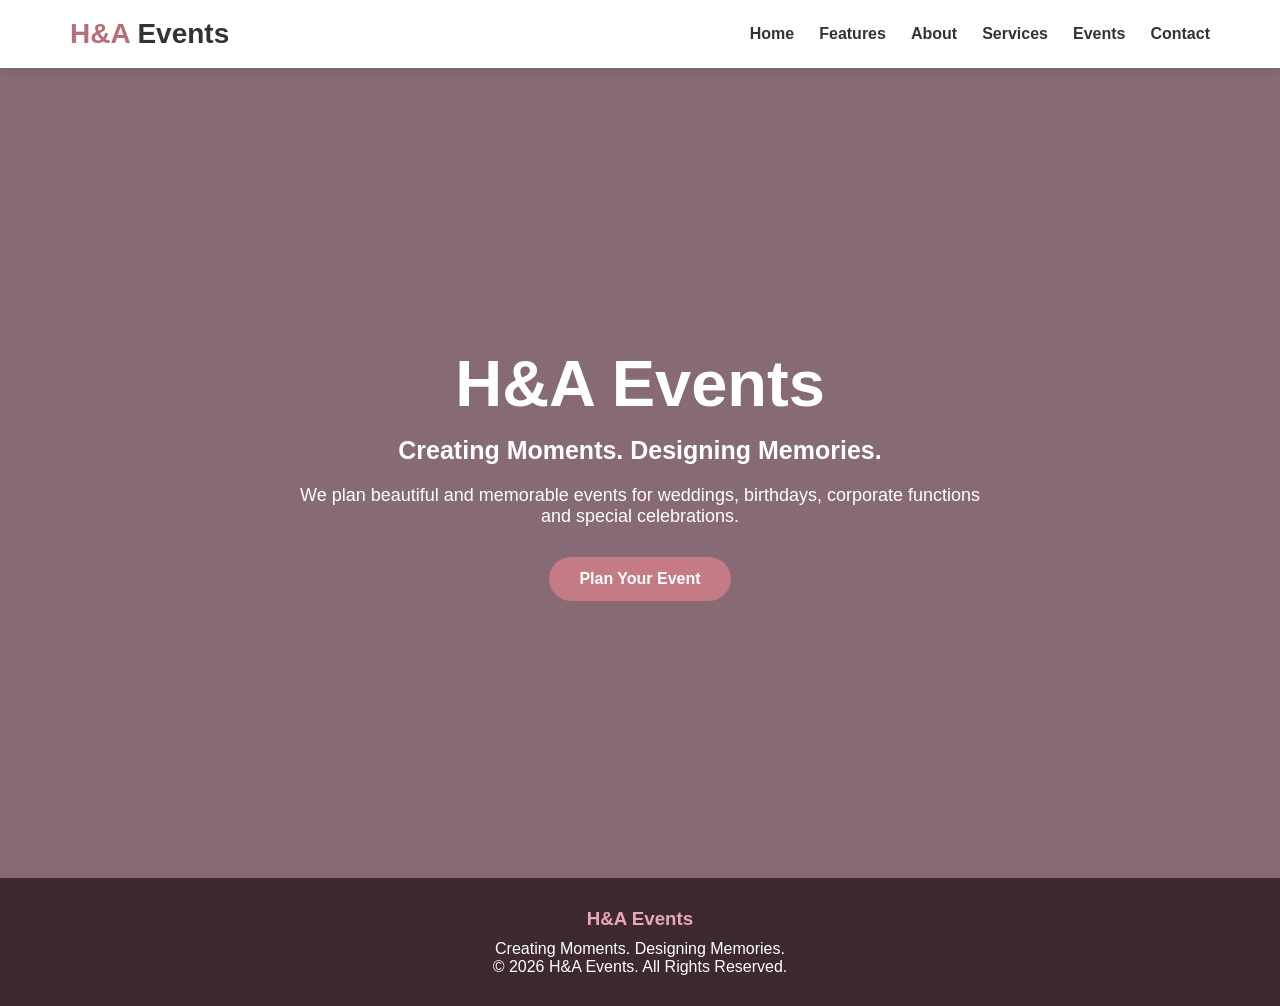
<file: for e.project hhk/index.html>
<!DOCTYPE html>
<html lang="en">
<head>
    <meta charset="UTF-8">
    <meta name="viewport" content="width=device-width, initial-scale=1.0">

    <title>H&A Events | Home</title>

    <link rel="stylesheet" href="style.css">
</head>

<body>

<header>

    <nav>

        <div class="logo">
            H&A<span> Events</span>
        </div>

        <ul>
            <li><a href="index.html">Home</a></li>
            <li><a href="features.html">Features</a></li>
            <li><a href="about.html">About</a></li>
            <li><a href="services.html">Services</a></li>
            <li><a href="events.html">Events</a></li>
            <li><a href="contact.html">Contact</a></li>
        </ul>

    </nav>

</header>


<section class="hero">

    <div>

        <h1>H&A Events</h1>

        <h2>Creating Moments. Designing Memories.</h2>

        <p>
            We plan beautiful and memorable events
            for weddings, birthdays, corporate functions
            and special celebrations.
        </p>

        <a href="contact.html" class="btn">
            Plan Your Event
        </a>

    </div>

</section>


<footer>

    <h3>H&A Events</h3>

    <p>Creating Moments. Designing Memories.</p>

    <p>© 2026 H&A Events. All Rights Reserved.</p>

</footer>

</body>
</html>
</file>
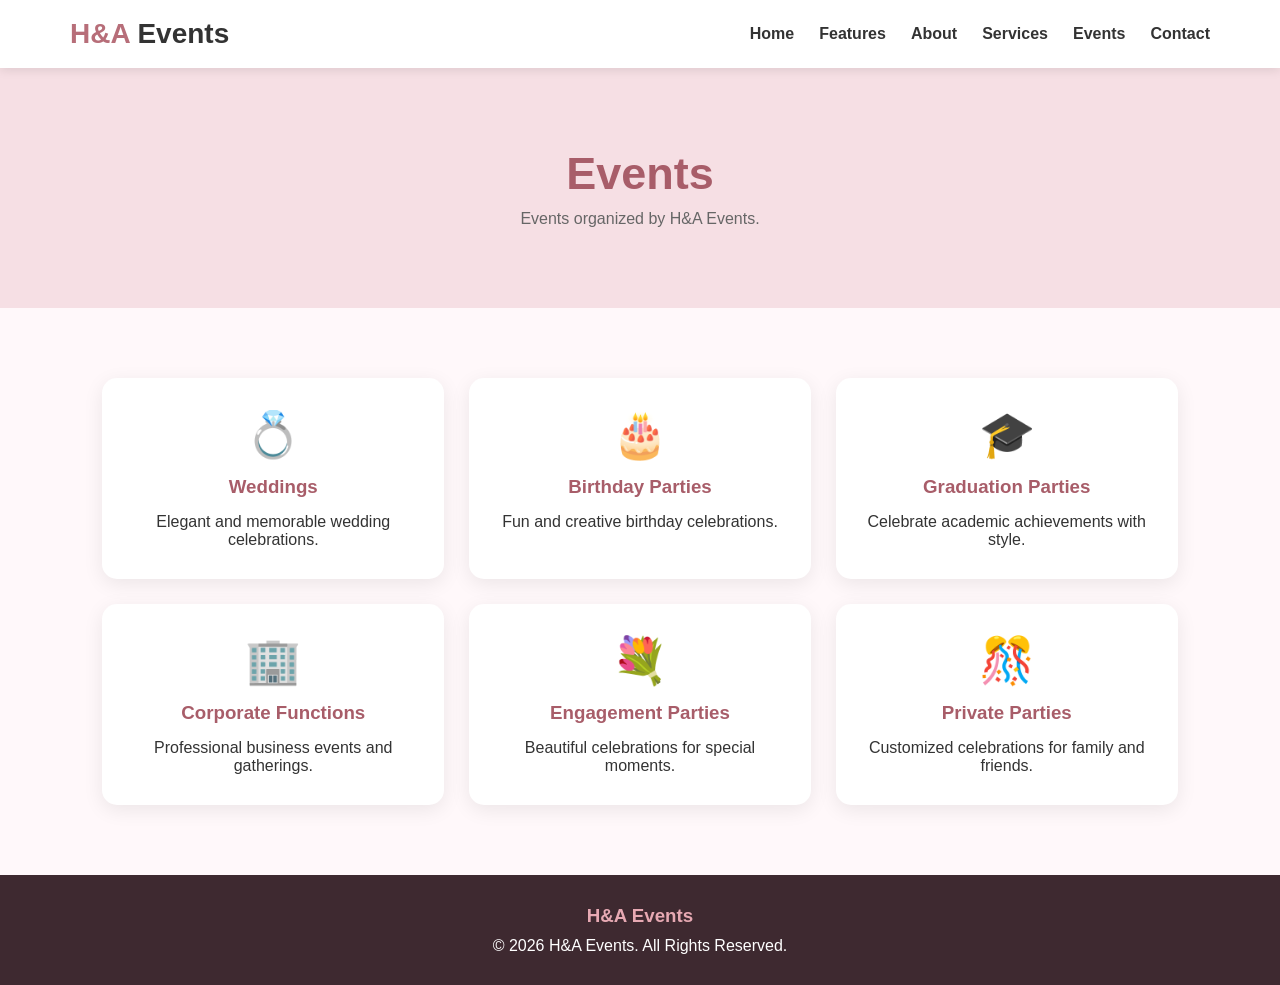
<file: for e.project hhk/events.html>
<!DOCTYPE html>
<html lang="en">

<head>

    <meta charset="UTF-8">
    <meta name="viewport" content="width=device-width, initial-scale=1.0">

    <title>H&A Events | Events</title>

    <link rel="stylesheet" href="style.css">

</head>

<body>

<header>

    <nav>

        <div class="logo">
            H&A<span> Events</span>
        </div>

        <ul>
            <li><a href="index.html">Home</a></li>
            <li><a href="features.html">Features</a></li>
            <li><a href="about.html">About</a></li>
            <li><a href="services.html">Services</a></li>
            <li><a href="events.html">Events</a></li>
            <li><a href="contact.html">Contact</a></li>
        </ul>

    </nav>

</header>


<div class="page-header">

    <h1>Events</h1>

    <p>Events organized by H&A Events.</p>

</div>


<section>

    <div class="container">

        <div class="cards">


            <div class="card">

                <div class="icon">💍</div>

                <h3>Weddings</h3>

                <p>
                    Elegant and memorable wedding celebrations.
                </p>

            </div>


            <div class="card">

                <div class="icon">🎂</div>

                <h3>Birthday Parties</h3>

                <p>
                    Fun and creative birthday celebrations.
                </p>

            </div>


            <div class="card">

                <div class="icon">🎓</div>

                <h3>Graduation Parties</h3>

                <p>
                    Celebrate academic achievements with style.
                </p>

            </div>


            <div class="card">

                <div class="icon">🏢</div>

                <h3>Corporate Functions</h3>

                <p>
                    Professional business events and gatherings.
                </p>

            </div>


            <div class="card">

                <div class="icon">💐</div>

                <h3>Engagement Parties</h3>

                <p>
                    Beautiful celebrations for special moments.
                </p>

            </div>


            <div class="card">

                <div class="icon">🎊</div>

                <h3>Private Parties</h3>

                <p>
                    Customized celebrations for family and friends.
                </p>

            </div>


        </div>

    </div>

</section>


<footer>

    <h3>H&A Events</h3>

    <p>© 2026 H&A Events. All Rights Reserved.</p>

</footer>

</body>
</html>
</file>
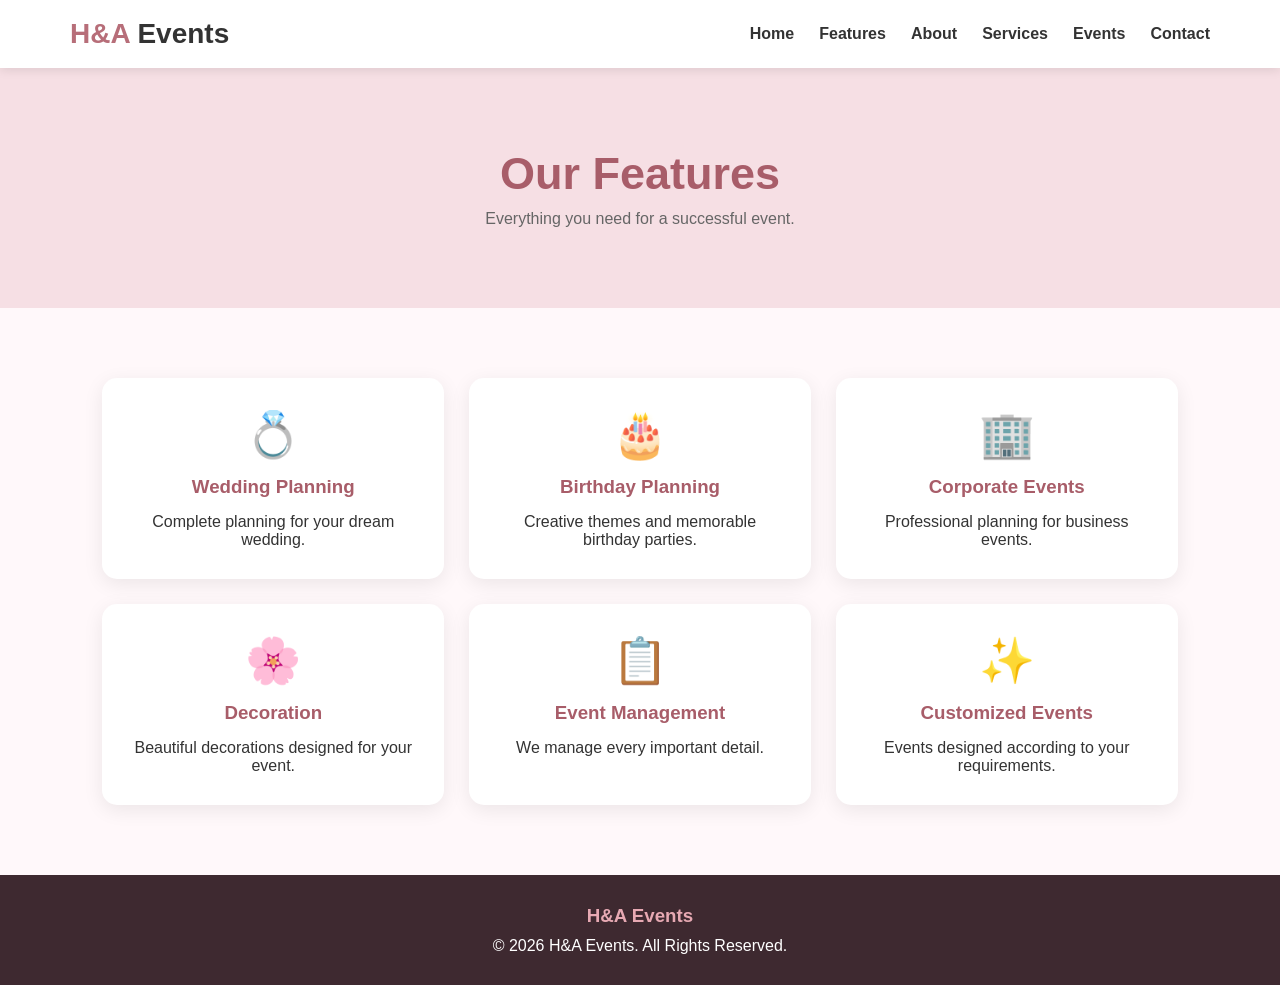
<file: for e.project hhk/features.html>
<!DOCTYPE html>
<html lang="en">

<head>

    <meta charset="UTF-8">
    <meta name="viewport" content="width=device-width, initial-scale=1.0">

    <title>H&A Events | Features</title>

    <link rel="stylesheet" href="style.css">

</head>

<body>

<header>

    <nav>

        <div class="logo">
            H&A<span> Events</span>
        </div>

        <ul>
            <li><a href="index.html">Home</a></li>
            <li><a href="features.html">Features</a></li>
            <li><a href="about.html">About</a></li>
            <li><a href="services.html">Services</a></li>
            <li><a href="events.html">Events</a></li>
            <li><a href="contact.html">Contact</a></li>
        </ul>

    </nav>

</header>


<div class="page-header">

    <h1>Our Features</h1>

    <p>Everything you need for a successful event.</p>

</div>


<section>

    <div class="container">

        <div class="cards">

            <div class="card">

                <div class="icon">💍</div>

                <h3>Wedding Planning</h3>

                <p>
                    Complete planning for your dream wedding.
                </p>

            </div>


            <div class="card">

                <div class="icon">🎂</div>

                <h3>Birthday Planning</h3>

                <p>
                    Creative themes and memorable birthday parties.
                </p>

            </div>


            <div class="card">

                <div class="icon">🏢</div>

                <h3>Corporate Events</h3>

                <p>
                    Professional planning for business events.
                </p>

            </div>


            <div class="card">

                <div class="icon">🌸</div>

                <h3>Decoration</h3>

                <p>
                    Beautiful decorations designed for your event.
                </p>

            </div>


            <div class="card">

                <div class="icon">📋</div>

                <h3>Event Management</h3>

                <p>
                    We manage every important detail.
                </p>

            </div>


            <div class="card">

                <div class="icon">✨</div>

                <h3>Customized Events</h3>

                <p>
                    Events designed according to your requirements.
                </p>

            </div>

        </div>

    </div>

</section>


<footer>

    <h3>H&A Events</h3>

    <p>© 2026 H&A Events. All Rights Reserved.</p>

</footer>

</body>
</html>
</file>
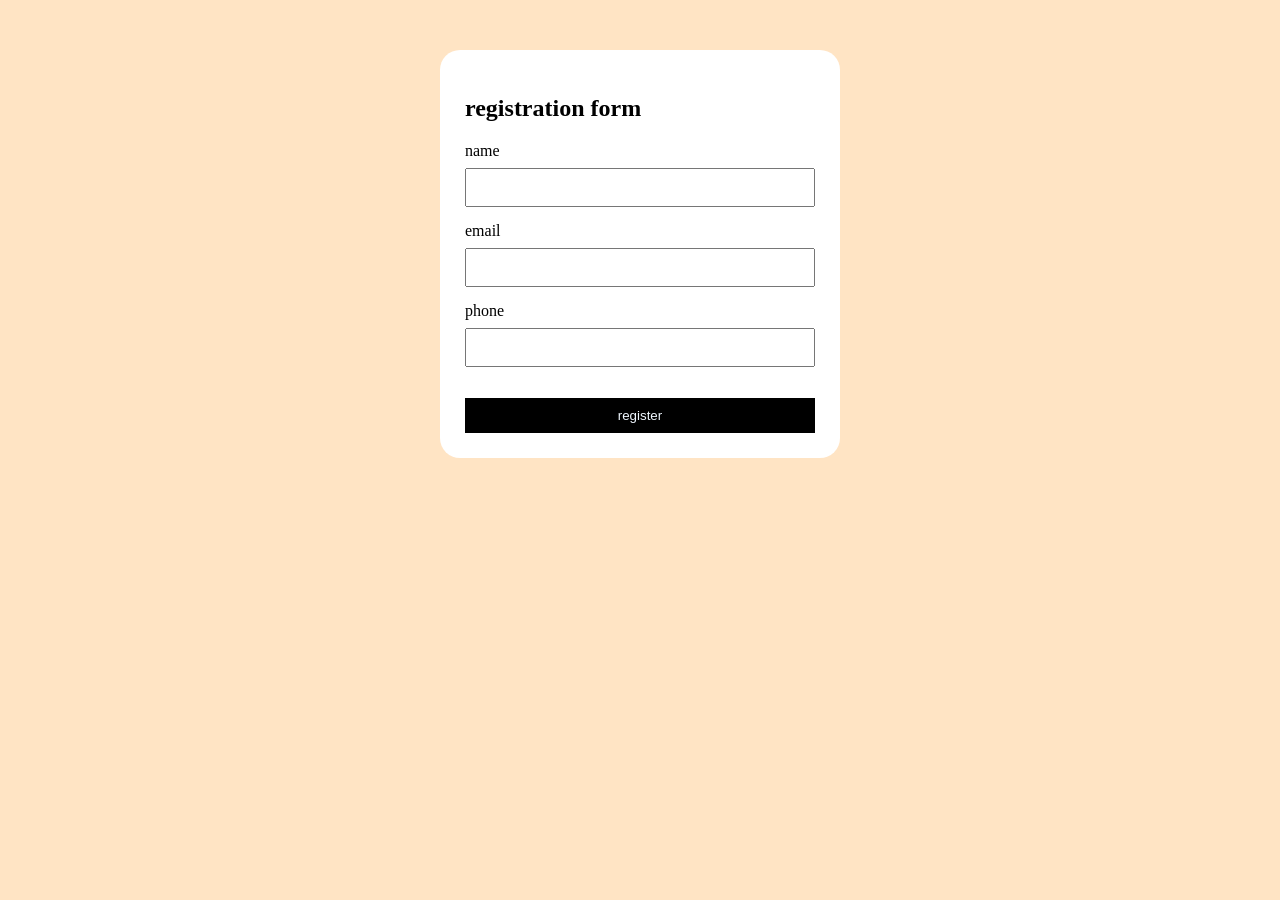
<file: for e.project hhk/form.validation.html>
<!DOCTYPE html>
<html lang="en">
<head>
    <meta charset="UTF-8">
    <meta name="viewport" content="width=device-width, initial-scale=1.0">
    <title>Document</title>
    <style>
        body{
            font-family:Georgia, 'Times New Roman', Times, serif;
            background-color: bisque;
            
        }
        form{
            width: 350px;
            margin: 50px auto ;
            padding: 25px;
            background-color: white;
            border-radius: 20px;
        }
        input{
            width: 100%;
            padding: 10px;
            margin: 8px 0 15px;
            box-sizing: border-box;
        }
        button{
            width: 100%;
            padding: 10px;
            background-color: black;
            color: aliceblue;
            border: none;
        }
    </style>
</head>
<body>
    <form id="myform">
        <h2>registration form</h2>
        <label for="name">name</label>
        <input type="text" id="name">


        <label for="email">email</label>
        <input type="text" id="email">



        <label for="phone">phone</label>
        <input type="text" id="phone">

        <p id="error" class="error"></p>
        <button type="submit">register</button>
    </form>





    <script>
    document.getElementById("myform").addEventListener("submit" , function(event){
        event.preventDefault()


        let name=document.getElementById("name").value
        let email=document.getElementById("email").value
        let phone=document.getElementById("phone").value

       let nameRegex=/^[A-Za-z ]+$/;
       let emailRegex=/^[A-Za-z0-9._%+-]+@[A-Za-z0-9.-]+\.[A-Za-z]+$/;
       let phoneRegex=/^03[0-9]{9}$/;

       if(!nameRegex.test(name)){
        document.getElementById("error").innerText="name can only contain letters";
        return;
       }
       if(!emailRegex.test(email)){
        document.getElementById("error").innerText="enter a valid email";
        return;
       }
       if(!phoneRegex.test(phone)){
        document.getElementById("error").innerText="enter a valid number";
        return;
       }
         document.getElementById("error").innerText="";
         alert("form submitted succesfully")









    })





    </script>
    
</body>
</html>
</file>
<file: for e.project hhk/style.css>
* {
    margin: 0;
    padding: 0;
    box-sizing: border-box;
    scroll-behavior: smooth;
}

body {
    font-family: Arial, sans-serif;
    background: #fff8fa;
    color: #333;
}

/* NAVBAR */

header {
    background: white;
    box-shadow: 0 2px 10px rgba(0,0,0,0.1);
    position: sticky;
    top: 0;
    z-index: 1000;
}

nav {
    max-width: 1200px;
    margin: auto;
    padding: 18px 30px;

    display: flex;
    justify-content: space-between;
    align-items: center;
}

.logo {
    font-size: 28px;
    font-weight: bold;
    color: #b76e79;
}

.logo span {
    color: #333;
}

nav ul {
    display: flex;
    list-style: none;
    gap: 25px;
}

nav ul li a {
    text-decoration: none;
    color: #333;
    font-weight: bold;
}

nav ul li a:hover {
    color: #b76e79;
}

/* HERO */

.hero {
    min-height: 90vh;

    display: flex;
    align-items: center;
    justify-content: center;

    text-align: center;

    color: white;

    background:
        linear-gradient(
            rgba(70,30,45,0.65),
            rgba(70,30,45,0.65)
        ),
        url("https://images.unsplash.com/photo-1519167758481-83f550bb49b3?auto=format&fit=crop&w=1600&q=80");

    background-size: cover;
    background-position: center;
}

.hero h1 {
    font-size: 65px;
    margin-bottom: 15px;
}

.hero h2 {
    font-size: 25px;
    margin-bottom: 20px;
}

.hero p {
    font-size: 18px;
    max-width: 700px;
    margin: auto auto 30px;
}

.btn {
    display: inline-block;
    padding: 13px 30px;

    background: #c47b86;
    color: white;

    text-decoration: none;
    border-radius: 30px;

    font-weight: bold;
}

.btn:hover {
    background: #9f5662;
}

/* PAGE HEADER */

.page-header {
    background: #f6dfe4;
    text-align: center;
    padding: 80px 20px;
}

.page-header h1 {
    color: #a85d69;
    font-size: 45px;
}

.page-header p {
    margin-top: 10px;
    color: #666;
}

/* SECTIONS */

section {
    padding: 70px 8%;
}

.section-title {
    text-align: center;
    margin-bottom: 45px;
}

.section-title h2 {
    color: #a85d69;
    font-size: 38px;
    margin-bottom: 10px;
}

/* CARDS */

.container {
    max-width: 1100px;
    margin: auto;
}

.cards {
    display: grid;
    grid-template-columns: repeat(3, 1fr);
    gap: 25px;
}

.card {
    background: white;
    padding: 30px;
    text-align: center;
    border-radius: 15px;

    box-shadow: 0 5px 20px rgba(0,0,0,0.08);
}

.card:hover {
    transform: translateY(-5px);
}

.card h3 {
    color: #a85d69;
    margin: 15px 0;
}

.icon {
    font-size: 45px;
}

/* ABOUT */

.about-box {
    max-width: 1000px;
    margin: auto;

    display: grid;
    grid-template-columns: 1fr 1fr;
    gap: 40px;

    align-items: center;
}

.about-box img {
    width: 100%;
    border-radius: 15px;
}

.about-box h2 {
    color: #a85d69;
    font-size: 38px;
    margin-bottom: 20px;
}

.about-box p {
    margin-bottom: 15px;
}

/* SERVICE IMAGE */

.service-card {
    padding: 0;
    overflow: hidden;
}

.service-card img {
    width: 100%;
    height: 220px;
    object-fit: cover;
}

.service-card div {
    padding: 25px;
}

/* CONTACT */

.contact-box {
    max-width: 700px;
    margin: auto;

    text-align: center;

    background: white;
    padding: 40px;

    border-radius: 15px;
    box-shadow: 0 5px 20px rgba(0,0,0,0.08);
}

.contact-box p {
    font-size: 18px;
    margin: 15px;
}

/* FOOTER */

footer {
    background: #3e2930;
    color: white;
    text-align: center;
    padding: 30px;
}

footer h3 {
    color: #e7a9b3;
    margin-bottom: 10px;
}

/* MOBILE */

@media (max-width: 800px) {

    nav {
        flex-direction: column;
        gap: 15px;
    }

    nav ul {
        flex-wrap: wrap;
        justify-content: center;
    }

    .hero h1 {
        font-size: 45px;
    }

    .cards,
    .about-box {
        grid-template-columns: 1fr;
    }
}
/* Contact Form */
.contact-section {
    padding: 60px 20px;
}

.contact-section h2 {
    text-align: center;
    font-size: 35px;
    margin-bottom: 10px;
}

.contact-section > .container > p {
    text-align: center;
    margin-bottom: 40px;
}

.contact-box {
    display: flex;
    gap: 40px;
    max-width: 1000px;
    margin: auto;
}

.contact-info,
.contact-form {
    flex: 1;
    padding: 30px;
    background: white;
    border-radius: 12px;
    box-shadow: 0 5px 20px rgba(0, 0, 0, 0.08);
}

.contact-info h3,
.contact-form h3 {
    margin-bottom: 20px;
}

.contact-info p {
    margin: 18px 0;
}

.contact-form form {
    display: flex;
    flex-direction: column;
}

.contact-form label {
    margin: 10px 0 5px;
    font-weight: bold;
}

.contact-form input,
.contact-form select,
.contact-form textarea {
    padding: 12px;
    border: 1px solid #ccc;
    border-radius: 6px;
    font-size: 15px;
    font-family: inherit;
}

.contact-form textarea {
    resize: vertical;
}

.contact-form .btn {
    margin-top: 20px;
    border: none;
    cursor: pointer;
}

/* Mobile */
@media (max-width: 768px) {
    .contact-box {
        flex-direction: column;
    }
}
</file>
